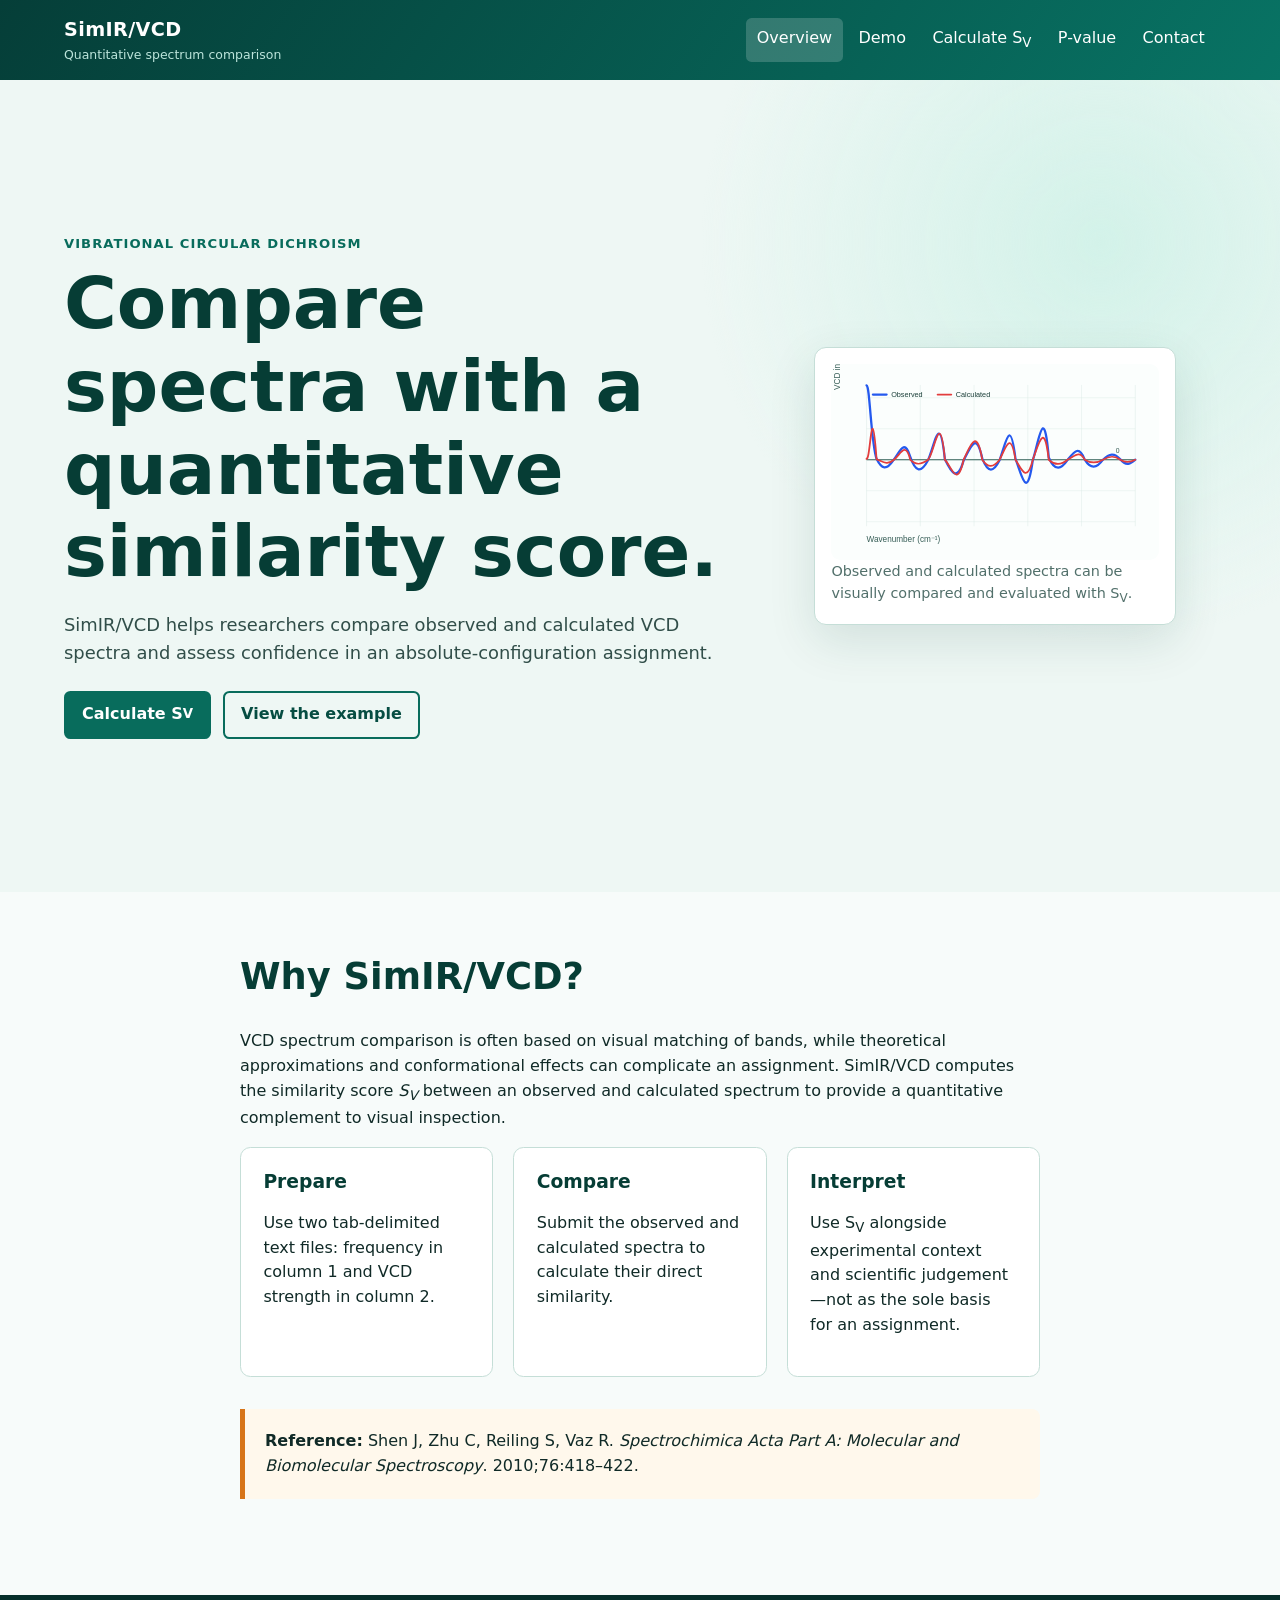
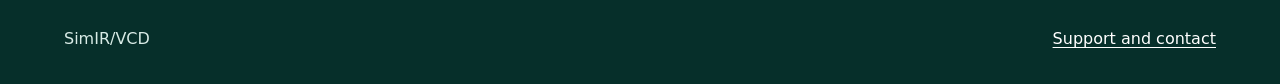
<file: index.html>
<!doctype html>
<html lang="en"><head><meta charset="utf-8"><meta name="viewport" content="width=device-width,initial-scale=1"><meta name="description" content="SimIR/VCD quantifies similarity between observed and calculated vibrational circular dichroism spectra."><title>SimIR/VCD | Quantitative VCD spectrum comparison</title><link rel="stylesheet" href="assets/styles.css"></head>
<body><header class="site-header"><div class="header-inner"><a class="brand" href="index.html">SimIR/VCD<span>Quantitative spectrum comparison</span></a><nav class="menu" aria-label="Primary navigation"><a href="index.html" aria-current="page">Overview</a><a href="demo.html">Demo</a><a href="calculate2.html">Calculate S<sub>V</sub></a><a href="p-value.html">P-value</a><a href="contact.html">Contact</a></nav></div></header>
<main><section class="hero"><div class="page hero-grid"><div><p class="eyebrow">Vibrational circular dichroism</p><h1>Compare spectra with a quantitative similarity score.</h1><p class="lead">SimIR/VCD helps researchers compare observed and calculated VCD spectra and assess confidence in an absolute-configuration assignment.</p><div class="actions"><a class="button" href="calculate2.html">Calculate S<sub>V</sub></a><a class="button button--quiet" href="demo.html">View the example</a></div></div><figure class="spectrum-card"><img src="assets/spectra-comparison.svg" alt="Overlaid observed and calculated VCD spectra with blue and red traces about a zero baseline." style="display:block;width:100%;height:auto"><figcaption>Observed and calculated spectra can be visually compared and evaluated with S<sub>V</sub>.</figcaption></figure></div></section>
<section class="page narrow"><h2>Why SimIR/VCD?</h2><p>VCD spectrum comparison is often based on visual matching of bands, while theoretical approximations and conformational effects can complicate an assignment. SimIR/VCD computes the similarity score <em>S<sub>V</sub></em> between an observed and calculated spectrum to provide a quantitative complement to visual inspection.</p><div class="grid-3"><article class="card"><h3>Prepare</h3><p>Use two tab-delimited text files: frequency in column 1 and VCD strength in column 2.</p></article><article class="card"><h3>Compare</h3><p>Submit the observed and calculated spectra to calculate their direct similarity.</p></article><article class="card"><h3>Interpret</h3><p>Use S<sub>V</sub> alongside experimental context and scientific judgement—not as the sole basis for an assignment.</p></article></div><p class="callout"><strong>Reference:</strong> Shen J, Zhu C, Reiling S, Vaz R. <em>Spectrochimica Acta Part A: Molecular and Biomolecular Spectroscopy</em>. 2010;76:418–422.</p></section></main><footer class="site-footer"><div class="site-footer__inner"><span>SimIR/VCD</span><a href="contact.html">Support and contact</a></div></footer></body></html>
</file>
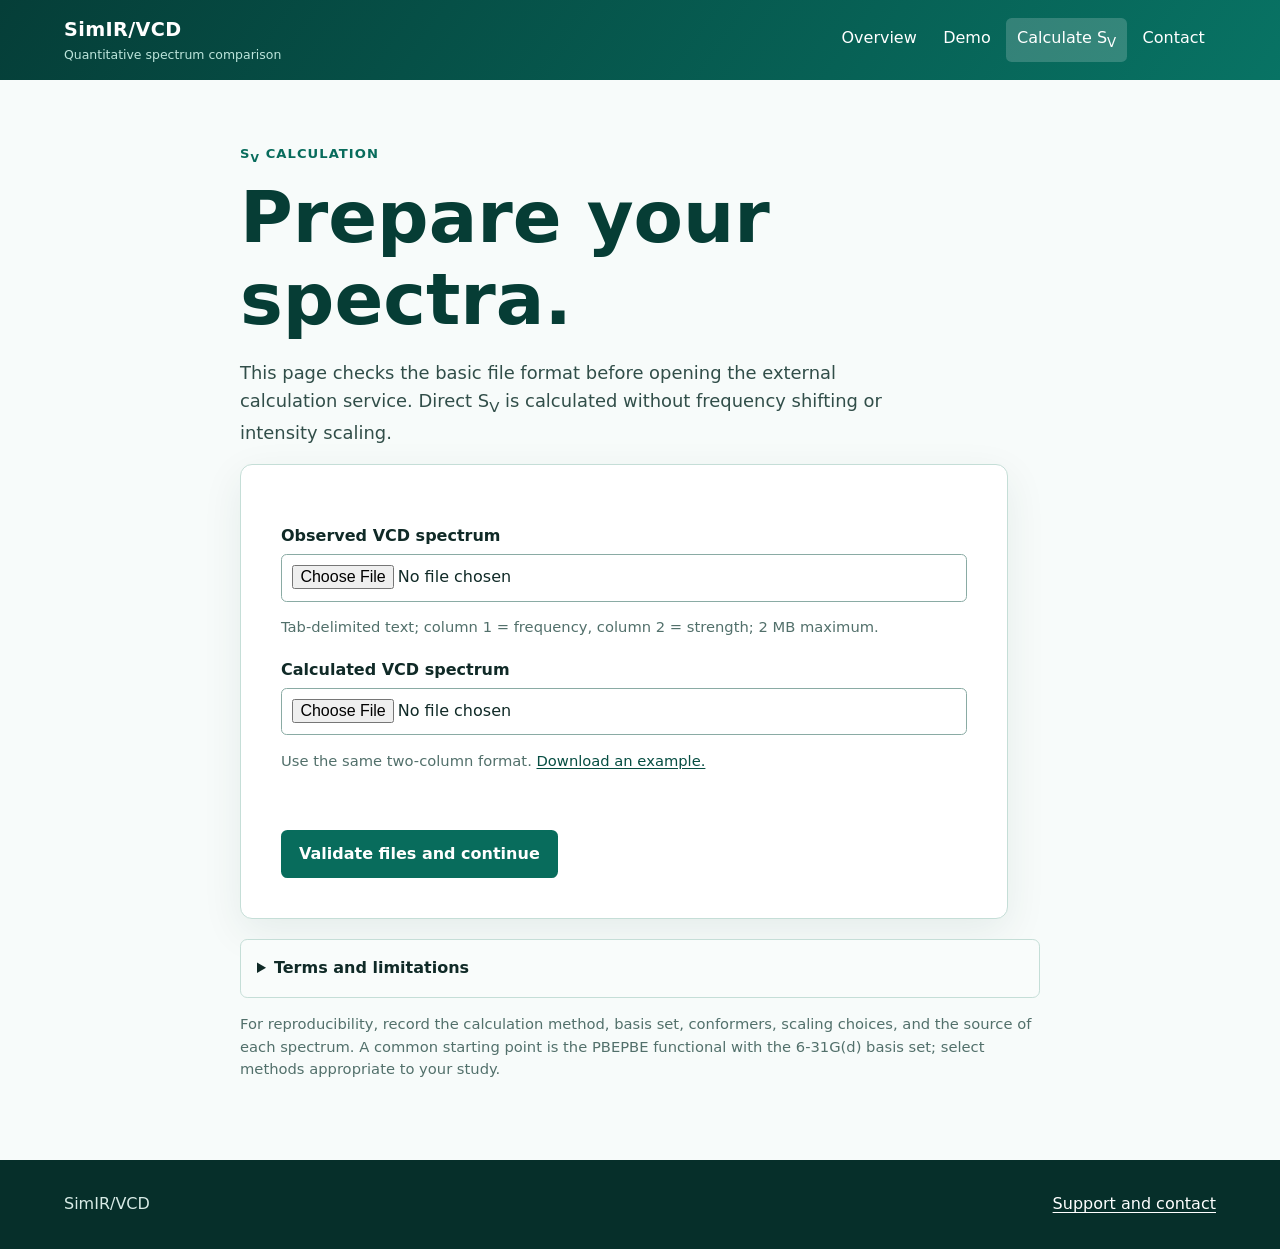
<file: calculate.html>
<!doctype html>
<html lang="en"><head><meta charset="utf-8"><meta name="viewport" content="width=device-width,initial-scale=1"><meta name="description" content="Validate VCD spectrum input files and continue to the SimIR/VCD Sv calculator."><title>Calculate Sv | SimIR/VCD</title><link rel="stylesheet" href="assets/styles.css"></head>
<body><header class="site-header"><div class="header-inner"><a class="brand" href="index.html">SimIR/VCD<span>Quantitative spectrum comparison</span></a><nav class="menu" aria-label="Primary navigation"><a href="index.html">Overview</a><a href="demo.html">Demo</a><a href="calculate.html" aria-current="page">Calculate S<sub>V</sub></a><a href="contact.html">Contact</a></nav></div></header><main class="page narrow"><p class="eyebrow">S<sub>V</sub> calculation</p><h1>Prepare your spectra.</h1><p class="lead">This page checks the basic file format before opening the external calculation service. Direct S<sub>V</sub> is calculated without frequency shifting or intensity scaling.</p><form id="spectrum-form" class="form-card" novalidate><div class="field"><label for="observed">Observed VCD spectrum</label><input id="observed" name="observed" type="file" accept=".txt,.tsv,text/plain" required><p class="hint">Tab-delimited text; column 1 = frequency, column 2 = strength; 2 MB maximum.</p></div><div class="field"><label for="calculated">Calculated VCD spectrum</label><input id="calculated" name="calculated" type="file" accept=".txt,.tsv,text/plain" required><p class="hint">Use the same two-column format. <a href="assets/example-calculated.txt" download>Download an example.</a></p></div><p id="form-status" class="status" aria-live="polite"></p><button class="button" type="submit">Validate files and continue</button></form><details><summary>Terms and limitations</summary><p>You are responsible for the files you submit and for interpreting the resulting value. The service is provided without warranty of uninterrupted operation or fitness for a particular purpose. Do not submit sensitive, proprietary, or personal information unless the calculation service’s privacy and security practices have been independently reviewed.</p></details><p class="hint">For reproducibility, record the calculation method, basis set, conformers, scaling choices, and the source of each spectrum. A common starting point is the PBEPBE functional with the 6-31G(d) basis set; select methods appropriate to your study.</p></main><footer class="site-footer"><div class="site-footer__inner"><span>SimIR/VCD</span><a href="contact.html">Support and contact</a></div></footer><script src="assets/app.js"></script></body></html>
</file>
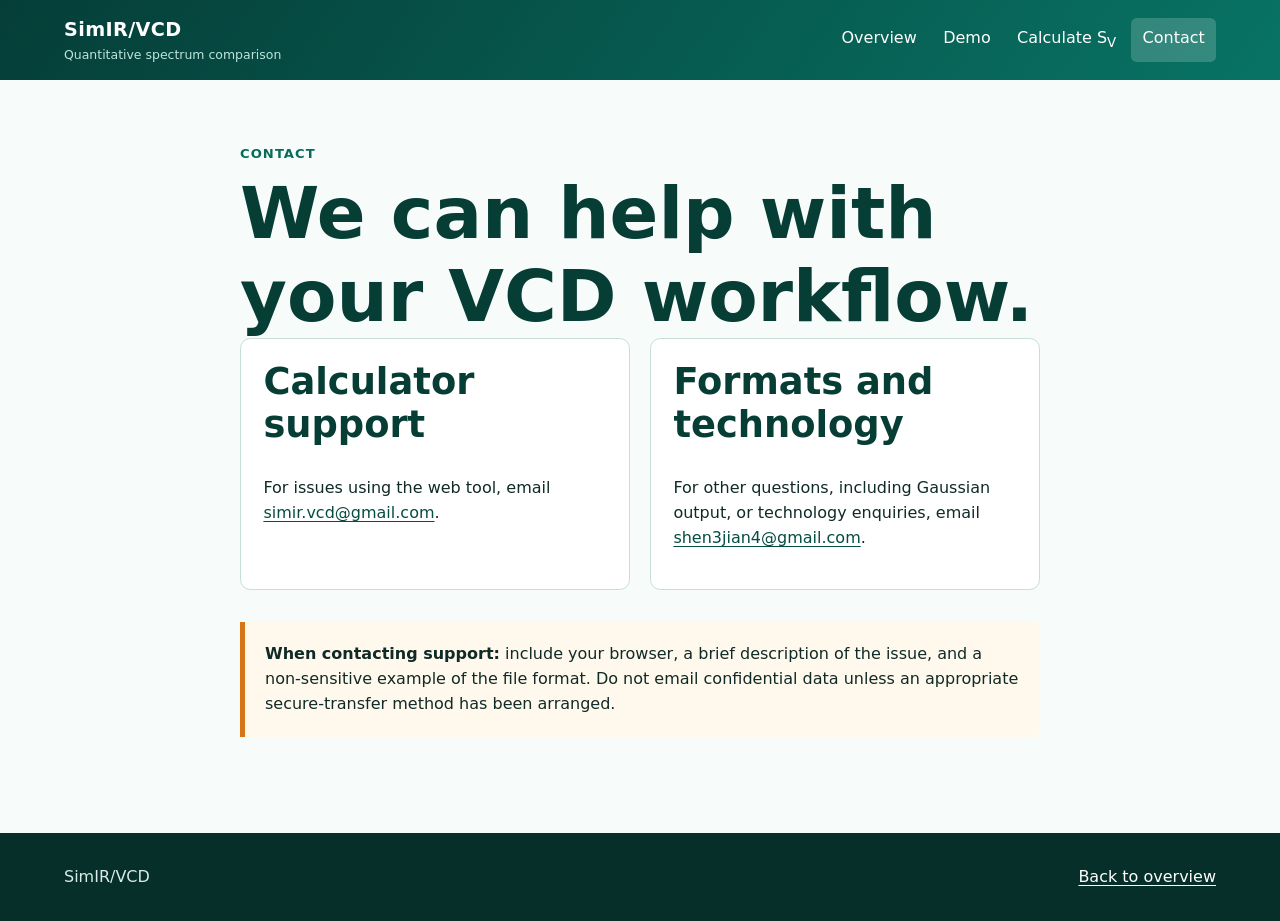
<file: contact.html>
<!doctype html>
<html lang="en"><head><meta charset="utf-8"><meta name="viewport" content="width=device-width,initial-scale=1"><meta name="description" content="Contact SimIR/VCD for calculator support, VCD data formats, and technology enquiries."><title>Contact | SimIR/VCD</title><link rel="stylesheet" href="assets/styles.css"></head>
<body><header class="site-header"><div class="header-inner"><a class="brand" href="index.html">SimIR/VCD<span>Quantitative spectrum comparison</span></a><nav class="menu" aria-label="Primary navigation"><a href="index.html">Overview</a><a href="demo.html">Demo</a><a href="calculate2.html">Calculate S<sub>V</sub></a><a href="contact.html" aria-current="page">Contact</a></nav></div></header><main class="page narrow"><p class="eyebrow">Contact</p><h1>We can help with your VCD workflow.</h1><div class="grid-2"><section class="card"><h2>Calculator support</h2><p>For issues using the web tool, email <a href="mailto:simir.vcd@gmail.com">simir.vcd@gmail.com</a>.</p></section><section class="card"><h2>Formats and technology</h2><p>For other questions, including Gaussian output, or technology enquiries, email <a href="mailto:shen3jian4@gmail.com">shen3jian4@gmail.com</a>.</p></section></div><p class="callout"><strong>When contacting support:</strong> include your browser, a brief description of the issue, and a non-sensitive example of the file format. Do not email confidential data unless an appropriate secure-transfer method has been arranged.</p></main><footer class="site-footer"><div class="site-footer__inner"><span>SimIR/VCD</span><a href="index.html">Back to overview</a></div></footer></body></html>
</file>
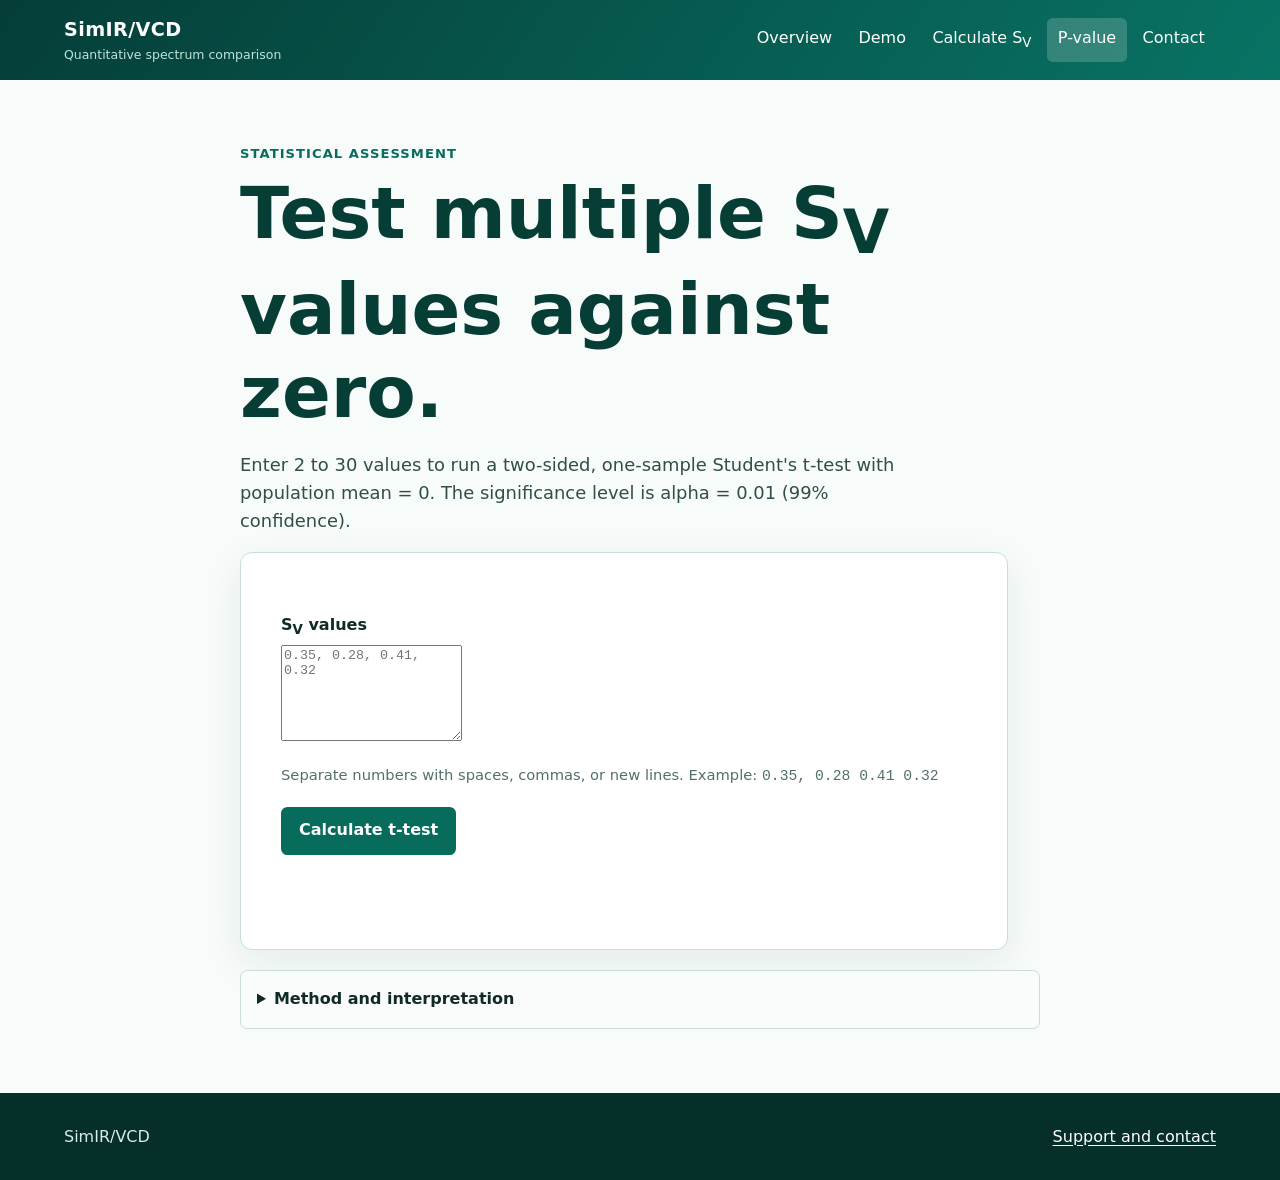
<file: p-value.html>
<!doctype html>
<html lang="en"><head><meta charset="utf-8"><meta name="viewport" content="width=device-width,initial-scale=1"><meta name="description" content="Calculate a two-sided one-sample t-test p-value for 2 to 30 SimIR/VCD Sv values against a population mean of zero."><title>P-value | SimIR/VCD</title><link rel="stylesheet" href="assets/styles.css"><style>.results{margin-top:1.5rem;padding:1.25rem;border:1px solid #c5ded7;border-radius:.5rem;background:#eef7f4}.results[hidden]{display:none}.results dl{display:grid;grid-template-columns:repeat(2,minmax(0,1fr));gap:.75rem;margin:0}.results dt{color:#52706b;font-size:.9rem}.results dd{margin:0;font-size:1.1rem;font-weight:750}.decision{margin:1rem 0 0;font-weight:750}@media(max-width:46rem){.results dl{grid-template-columns:1fr}}</style></head>
<body><header class="site-header"><div class="header-inner"><a class="brand" href="index.html">SimIR/VCD<span>Quantitative spectrum comparison</span></a><nav class="menu" aria-label="Primary navigation"><a href="index.html">Overview</a><a href="demo.html">Demo</a><a href="calculate2.html">Calculate S<sub>V</sub></a><a href="p-value.html" aria-current="page">P-value</a><a href="contact.html">Contact</a></nav></div></header><main class="page narrow"><p class="eyebrow">Statistical assessment</p><h1>Test multiple S<sub>V</sub> values against zero.</h1><p class="lead">Enter 2 to 30 values to run a two-sided, one-sample Student's t-test with population mean = 0. The significance level is alpha = 0.01 (99% confidence).</p><form id="pvalue-form" class="form-card" novalidate><div class="field"><label for="sv-values">S<sub>V</sub> values</label><textarea id="sv-values" rows="6" placeholder="0.35, 0.28, 0.41, 0.32" aria-describedby="value-help" required></textarea><p id="value-help" class="hint">Separate numbers with spaces, commas, or new lines. Example: <code>0.35, 0.28 0.41 0.32</code></p></div><button class="button" type="submit">Calculate t-test</button><p id="pvalue-message" class="status" aria-live="polite"></p></form><section id="pvalue-results" class="results" hidden aria-live="polite"><h2>Results</h2><dl><div><dt>Sample size</dt><dd id="n"></dd></div><div><dt>Sample mean</dt><dd id="mean"></dd></div><div><dt>Sample standard deviation</dt><dd id="sd"></dd></div><div><dt>t statistic</dt><dd id="t"></dd></div><div><dt>Degrees of freedom</dt><dd id="df"></dd></div><div><dt>Two-sided p-value</dt><dd id="p"></dd></div><div><dt>99% confidence interval for mean</dt><dd id="ci"></dd></div></dl><p id="decision" class="decision"></p></section><details><summary>Method and interpretation</summary><p>The test uses the sample standard deviation and compares the sample mean with 0. The p-value is two-sided. A result below 0.01 is treated as statistically significant at the 99% level. This calculation assumes independent observations and an approximately normally distributed population; use scientific judgement when these assumptions are not appropriate.</p></details></main><footer class="site-footer"><div class="site-footer__inner"><span>SimIR/VCD</span><a href="contact.html">Support and contact</a></div></footer><script src="assets/pvalue.js"></script></body></html>
</file>
<file: assets/styles.css>
:root{--ink:#102a27;--muted:#52706b;--surface:#fff;--soft:#eef7f4;--border:#c5ded7;--brand:#086c5c;--dark:#064d42;--accent:#d77418;--max:72rem;font-family:Inter,ui-sans-serif,system-ui,-apple-system,"Segoe UI",sans-serif;color:var(--ink);background:#f7fbfa}*{box-sizing:border-box}body{margin:0;line-height:1.55}a{color:var(--dark);text-underline-offset:.16em}a:hover{color:var(--accent)}.site-header{color:#fff;background:linear-gradient(125deg,#053e38,#087364)}.header-inner,.page,.site-footer__inner{width:min(100% - 2rem,var(--max));margin:auto}.header-inner{display:flex;align-items:center;justify-content:space-between;gap:1rem;min-height:5rem}.brand{color:#fff;font-size:1.2rem;font-weight:800;text-decoration:none;letter-spacing:.02em}.brand span{display:block;color:#bce4db;font-size:.78rem;font-weight:500;letter-spacing:0}.menu{display:flex;flex-wrap:wrap;gap:.25rem}.menu a{padding:.5rem .7rem;border-radius:.35rem;color:#fff;text-decoration:none}.menu a[aria-current="page"],.menu a:hover{color:#fff;background:#ffffff2e}.hero{padding:clamp(3rem,7vw,6rem) 0;background:radial-gradient(circle at 86% 20%,#d3f2e9,transparent 25rem),var(--soft)}.hero-grid{display:grid;grid-template-columns:1.35fr .9fr;align-items:center;gap:3rem}.eyebrow{margin:0 0 .5rem;color:var(--brand);font-size:.82rem;font-weight:800;letter-spacing:.08em;text-transform:uppercase}h1,h2,h3{line-height:1.15;color:#063d35}h1{max-width:17ch;margin:0;font-size:clamp(2.25rem,6vw,4.5rem)}h2{margin-top:0;font-size:clamp(1.55rem,3vw,2.3rem)}.lead{max-width:60ch;font-size:1.12rem;color:#314e49}.actions{display:flex;flex-wrap:wrap;gap:.75rem;margin-top:1.5rem}.button{display:inline-flex;align-items:center;justify-content:center;min-height:2.75rem;padding:.6rem 1rem;border:2px solid var(--brand);border-radius:.4rem;background:var(--brand);color:#fff;font:inherit;font-weight:750;text-decoration:none;cursor:pointer}.button:hover{border-color:var(--dark);background:var(--dark);color:#fff}.button--quiet{background:transparent;color:var(--dark)}.button--quiet:hover{color:#fff}.spectrum-card{padding:1rem;border:1px solid var(--border);border-radius:.75rem;background:#fff;box-shadow:0 1rem 3rem #0541381f}.spectrum-card svg{display:block;width:100%;height:auto}.spectrum-card figcaption{color:var(--muted);font-size:.9rem}.page{padding:clamp(2.5rem,5vw,5rem) 0}.narrow{max-width:50rem}.grid-2,.grid-3{display:grid;gap:1.25rem}.grid-2{grid-template-columns:repeat(2,minmax(0,1fr))}.grid-3{grid-template-columns:repeat(3,minmax(0,1fr))}.card{padding:1.4rem;border:1px solid var(--border);border-radius:.65rem;background:var(--surface)}.card h2,.card h3{margin-top:0}.callout{margin:2rem 0;padding:1.25rem;border-left:.35rem solid var(--accent);border-radius:0 .5rem .5rem 0;background:#fff8ec}.steps{counter-reset:step;padding:0;list-style:none}.steps li{position:relative;min-height:3rem;padding:0 0 1.35rem 4rem}.steps li:before{position:absolute;left:0;top:-.2rem;display:grid;width:2.5rem;height:2.5rem;place-items:center;border-radius:50%;background:var(--brand);color:#fff;content:counter(step);counter-increment:step;font-weight:800}.form-card{max-width:48rem;padding:clamp(1.25rem,4vw,2.5rem);border:1px solid var(--border);border-radius:.75rem;background:#fff;box-shadow:0 .8rem 2.5rem #05413814}label{display:block;margin-bottom:.3rem;font-weight:700}input[type=file]{width:100%;padding:.65rem;border:1px solid #8aaba4;border-radius:.35rem;background:#fff;font:inherit}.field{margin:1.2rem 0}.hint,.status{color:var(--muted);font-size:.92rem}.status{min-height:1.5em;margin:1rem 0;font-weight:700}.status[data-state=error]{color:#a92424}.status[data-state=success]{color:#08714c}details{margin-top:1.25rem;padding:1rem;border:1px solid var(--border);border-radius:.45rem;background:#f9fcfb}summary{cursor:pointer;font-weight:750}.site-footer{padding:2rem 0;color:#d8ebe6;background:#062f2a}.site-footer__inner{display:flex;flex-wrap:wrap;justify-content:space-between;gap:1rem}.site-footer a{color:#fff}@media(max-width:46rem){.header-inner{align-items:flex-start;flex-direction:column;padding:1rem 0}.hero-grid,.grid-2,.grid-3{grid-template-columns:1fr;gap:1.5rem}.menu a{padding:.35rem .45rem}}
</file>
